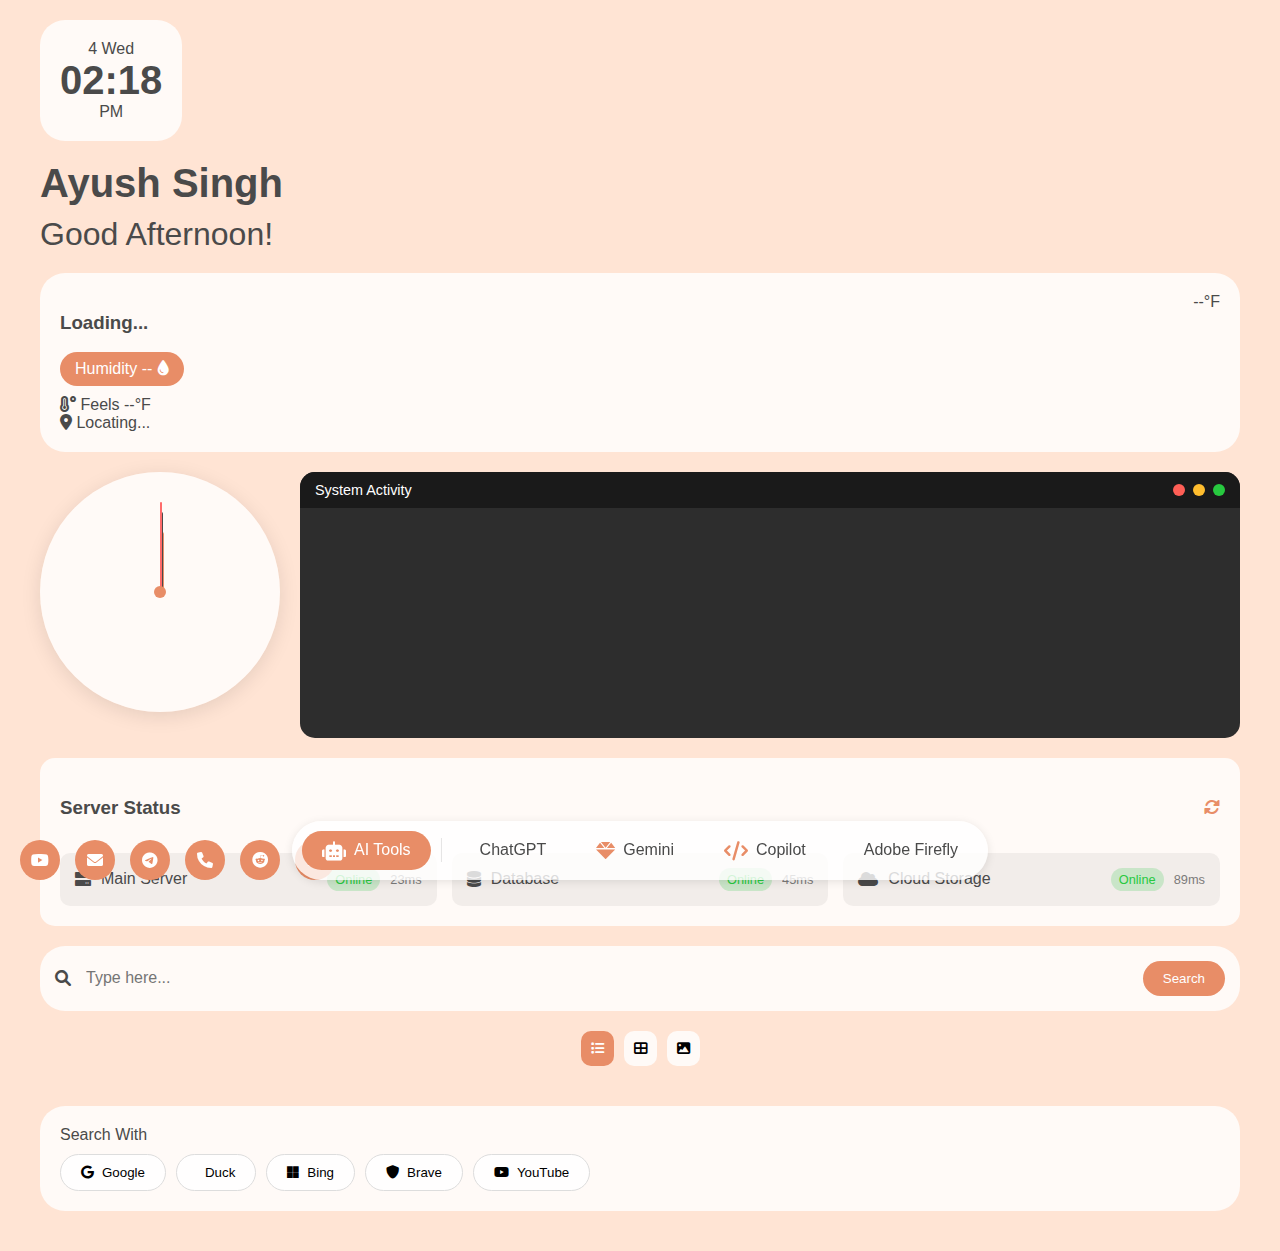
<file: index.html>
<!DOCTYPE html>
<html lang="en">
<head>
    <meta charset="UTF-8">
    <meta name="viewport" content="width=device-width, initial-scale=1.0">
    <title>Dashboard UI</title>
    <link rel="stylesheet" href="styles.css">
    <!-- Font Awesome for icons -->
    <link rel="stylesheet" href="https://cdnjs.cloudflare.com/ajax/libs/font-awesome/6.0.0/css/all.min.css">
</head>
<body>
    <div class="container">
        <!-- Time Section -->
        <div class="time-widget">
            <div class="date">4 Wed</div>
            <div class="time">02:18</div>
            <div class="period">PM</div>
        </div>

        <!-- Add this after the time-widget div -->
        <div class="greeting-widget">
            <h1 class="greeting-name">Ayush Singh</h1>
            <h2 class="greeting-text">Good Afternoon!</h2>
        </div>

        <!-- Weather Widget -->
        <div class="weather-widget">
            <div class="weather-info">
                <h3>Loading...</h3>
                <div class="humidity">
                    <span>Humidity --</span>
                    <i class="fas fa-tint"></i>
                </div>
                <div class="feels-like">
                    <i class="fas fa-temperature-high"></i>
                    <span>Feels --°F</span>
                </div>
                <div class="location">
                    <i class="fas fa-map-marker-alt"></i>
                    <span>Locating...</span>
                </div>
            </div>
            <div class="temperature">--°F</div>
        </div>

        <!-- Add after the weather widget -->
        <div class="clock-terminal-container">
            <!-- Analog Clock -->
            <div class="analog-clock">
                <div class="clock-face">
                    <div class="hand hour-hand"></div>
                    <div class="hand minute-hand"></div>
                    <div class="hand second-hand"></div>
                    <div class="center-dot"></div>
                    <div class="markers">
                        <!-- Clock markers will be added by JS -->
                    </div>
                </div>
            </div>

            <!-- Terminal Activity -->
            <div class="terminal-widget">
                <div class="terminal-header">
                    <span class="terminal-title">System Activity</span>
                    <div class="terminal-controls">
                        <span class="control red"></span>
                        <span class="control yellow"></span>
                        <span class="control green"></span>
                    </div>
                </div>
                <div class="terminal-body">
                    <div class="terminal-content"></div>
                </div>
            </div>
        </div>

        <!-- Server Status -->
        <div class="server-status">
            <div class="status-header">
                <h3>Server Status</h3>
                <span class="refresh-btn">
                    <i class="fas fa-sync-alt"></i>
                </span>
            </div>
            <div class="status-grid">
                <div class="status-item">
                    <i class="fas fa-server"></i>
                    <span class="status-name">Main Server</span>
                    <span class="status-indicator online">Online</span>
                    <span class="status-ping">23ms</span>
                </div>
                <div class="status-item">
                    <i class="fas fa-database"></i>
                    <span class="status-name">Database</span>
                    <span class="status-indicator online">Online</span>
                    <span class="status-ping">45ms</span>
                </div>
                <div class="status-item">
                    <i class="fas fa-cloud"></i>
                    <span class="status-name">Cloud Storage</span>
                    <span class="status-indicator online">Online</span>
                    <span class="status-ping">89ms</span>
                </div>
            </div>
        </div>

        <!-- Search Bar -->
        <div class="search-container">
            <div class="search-bar">
                <i class="fas fa-search"></i>
                <input type="text" placeholder="Type here..." autocomplete="off">
                <button onclick="searchWith('google')">Search</button>
            </div>
        </div>

        <!-- Add after search bar -->
        <div class="view-toggles">
            <button onclick="toggleView('block')" class="view-toggle active">
                <i class="fas fa-list"></i>
            </button>
            <button onclick="toggleView('card')" class="view-toggle">
                <i class="fas fa-th-large"></i>
            </button>
            <button onclick="toggleView('picture')" class="view-toggle">
                <i class="fas fa-image"></i>
            </button>
        </div>

        <div class="search-results block-view"></div>

        <!-- Search Engines -->
        <div class="search-engines">
            <div class="search-label">Search With</div>
            <div class="engine-buttons">
                <button class="google"><i class="fab fa-google"></i> Google</button>
                <button class="duck"><i class="fas fa-duck"></i> Duck</button>
                <button class="bing"><i class="fab fa-microsoft"></i> Bing</button>
                <button class="brave"><i class="fas fa-shield-alt"></i> Brave</button>
                <button class="youtube"><i class="fab fa-youtube"></i> YouTube</button>
            </div>
        </div>

        <!-- Bottom Navigation -->
        <div class="bottom-nav">
            <div class="ai-tools-section">
                <button class="ai-tool-btn active">
                    <i class="fas fa-robot"></i> AI Tools
                </button>
                <div class="ai-tools-divider"></div>
                <button class="ai-tool-btn">
                    <i class="fab fa-openai"></i> ChatGPT
                </button>
                <button class="ai-tool-btn">
                    <i class="fas fa-gem"></i> Gemini
                </button>
                <button class="ai-tool-btn">
                    <i class="fas fa-code"></i> Copilot
                </button>
                <button class="ai-tool-btn">
                    <i class="fab fa-adobe"></i> Adobe Firefly
                </button>
            </div>
            <div class="social-icons">
                <i class="fab fa-youtube"></i>
                <i class="fas fa-envelope"></i>
                <i class="fab fa-telegram"></i>
                <i class="fas fa-phone"></i>
                <i class="fab fa-reddit"></i>
                <i class="fab fa-twitter"></i>
            </div>
        </div>

        <!-- Add this after the existing theme-switcher div -->
        <div class="theme-panel">
            <div class="theme-panel-header">
                <h3>Customize Theme</h3>
                <button class="close-panel">
                    <i class="fas fa-times"></i>
                </button>
            </div>
            
            <div class="theme-options">
                <div class="option-section">
                    <h4>Color Schemes</h4>
                    <div class="color-options">
                        <button class="color-btn active" data-theme="peach" style="background: #e88d67"></button>
                        <button class="color-btn" data-theme="blue" style="background: #64b5f6"></button>
                        <button class="color-btn" data-theme="green" style="background: #81c784"></button>
                        <button class="color-btn" data-theme="purple" style="background: #ba68c8"></button>
                        <button class="color-btn" data-theme="pink" style="background: #f06292"></button>
                        <button class="color-btn" data-theme="orange" style="background: #ffa726"></button>
                    </div>
                </div>

                <div class="option-section">
                    <h4>Style Mode</h4>
                    <div class="style-options">
                        <button class="style-btn active" data-style="light">
                            <i class="fas fa-sun"></i> Light
                        </button>
                        <button class="style-btn" data-style="dark">
                            <i class="fas fa-moon"></i> Dark
                        </button>
                        <button class="style-btn" data-style="auto">
                            <i class="fas fa-magic"></i> Auto
                        </button>
                    </div>
                </div>

                <div class="option-section">
                    <h4>UI Density</h4>
                    <div class="density-options">
                        <button class="density-btn active" data-density="comfortable">Comfortable</button>
                        <button class="density-btn" data-density="compact">Compact</button>
                    </div>
                </div>
            </div>
        </div>
    </div>
    <script src="script.js"></script>
</body>
</html>
</file>
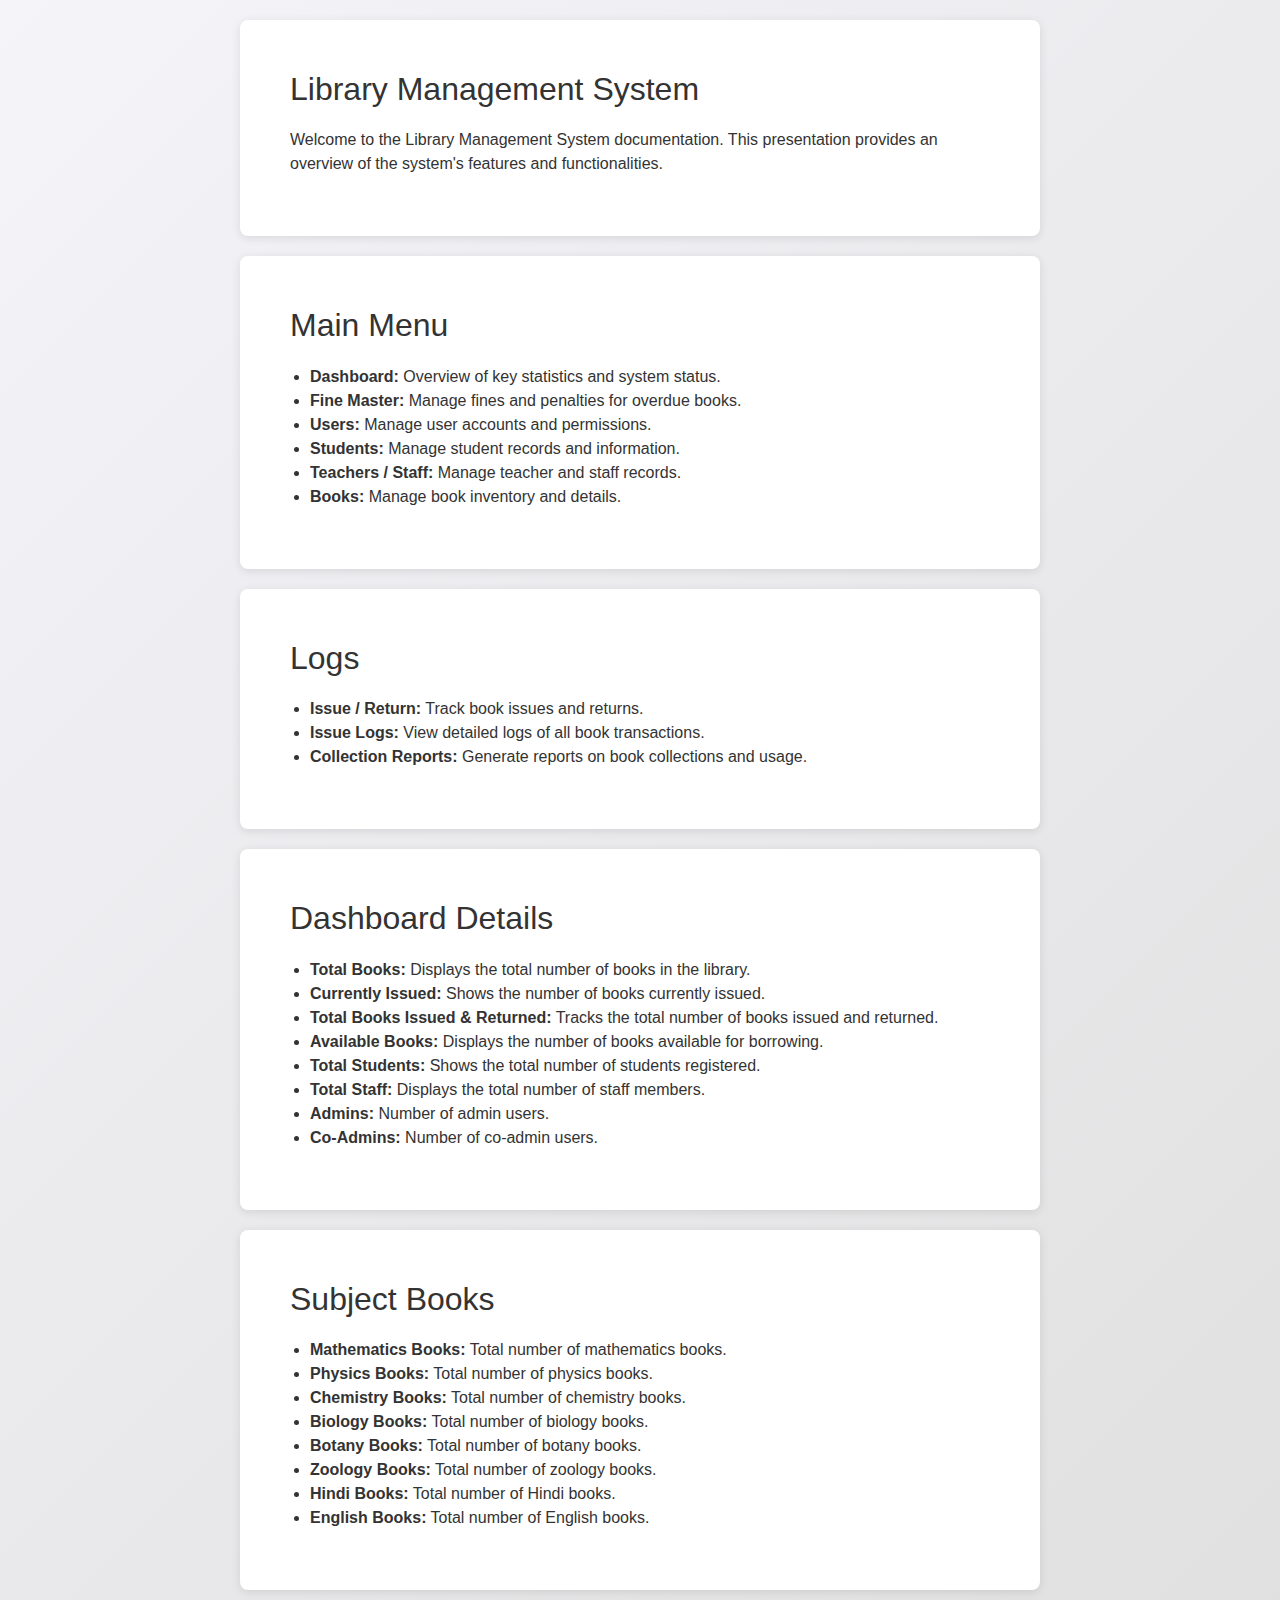
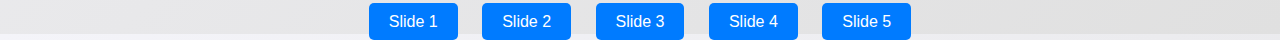
<file: ui/ppt.html>
<!DOCTYPE html>
<html lang="en">
<head>
    <meta charset="UTF-8">
    <meta name="viewport" content="width=device-width, initial-scale=1.0">
    <title>Library Management System Documentation</title>
    <link href="https://cdn.jsdelivr.net/npm/bootstrap@5.3.0/dist/css/bootstrap.min.css" rel="stylesheet">
    <style>
        body {
            font-family: Arial, sans-serif;
            background: linear-gradient(135deg, #f4f4f9, #e0e0e0);
            color: #333;
            overflow-x: hidden;
            scroll-behavior: smooth;
        }
        .slide {
            padding: 50px;
            margin: 20px auto;
            max-width: 800px;
            background: white;
            border-radius: 8px;
            box-shadow: 0 2px 10px rgba(0,0,0,0.1);
        }
        .slide h2 {
            margin-bottom: 20px;
        }
        .slide p, .slide ul {
            margin-bottom: 10px;
        }
        .slide ul {
            list-style-type: disc;
            padding-left: 20px;
        }
        .nav-buttons {
            text-align: center;
            margin-top: 20px;
        }
        .nav-buttons a {
            margin: 0 10px;
            text-decoration: none;
            color: #fff;
            background-color: #007bff;
            padding: 10px 20px;
            border-radius: 5px;
        }
    </style>
</head>
<body>

    <!-- Slide 1: Introduction -->
    <div class="slide" id="slide1">
        <h2>Library Management System</h2>
        <p>Welcome to the Library Management System documentation. This presentation provides an overview of the system's features and functionalities.</p>
    </div>

    <!-- Slide 2: Main Menu -->
    <div class="slide" id="slide2">
        <h2>Main Menu</h2>
        <ul>
            <li><strong>Dashboard:</strong> Overview of key statistics and system status.</li>
            <li><strong>Fine Master:</strong> Manage fines and penalties for overdue books.</li>
            <li><strong>Users:</strong> Manage user accounts and permissions.</li>
            <li><strong>Students:</strong> Manage student records and information.</li>
            <li><strong>Teachers / Staff:</strong> Manage teacher and staff records.</li>
            <li><strong>Books:</strong> Manage book inventory and details.</li>
        </ul>
    </div>

    <!-- Slide 3: Logs -->
    <div class="slide" id="slide3">
        <h2>Logs</h2>
        <ul>
            <li><strong>Issue / Return:</strong> Track book issues and returns.</li>
            <li><strong>Issue Logs:</strong> View detailed logs of all book transactions.</li>
            <li><strong>Collection Reports:</strong> Generate reports on book collections and usage.</li>
        </ul>
    </div>

    <!-- Slide 4: Dashboard Details -->
    <div class="slide" id="slide4">
        <h2>Dashboard Details</h2>
        <ul>
            <li><strong>Total Books:</strong> Displays the total number of books in the library.</li>
            <li><strong>Currently Issued:</strong> Shows the number of books currently issued.</li>
            <li><strong>Total Books Issued & Returned:</strong> Tracks the total number of books issued and returned.</li>
            <li><strong>Available Books:</strong> Displays the number of books available for borrowing.</li>
            <li><strong>Total Students:</strong> Shows the total number of students registered.</li>
            <li><strong>Total Staff:</strong> Displays the total number of staff members.</li>
            <li><strong>Admins:</strong> Number of admin users.</li>
            <li><strong>Co-Admins:</strong> Number of co-admin users.</li>
        </ul>
    </div>

    <!-- Slide 5: Subject Books -->
    <div class="slide" id="slide5">
        <h2>Subject Books</h2>
        <ul>
            <li><strong>Mathematics Books:</strong> Total number of mathematics books.</li>
            <li><strong>Physics Books:</strong> Total number of physics books.</li>
            <li><strong>Chemistry Books:</strong> Total number of chemistry books.</li>
            <li><strong>Biology Books:</strong> Total number of biology books.</li>
            <li><strong>Botany Books:</strong> Total number of botany books.</li>
            <li><strong>Zoology Books:</strong> Total number of zoology books.</li>
            <li><strong>Hindi Books:</strong> Total number of Hindi books.</li>
            <li><strong>English Books:</strong> Total number of English books.</li>
        </ul>
    </div>

    <!-- Navigation Buttons -->
    <div class="nav-buttons">
        <a href="#slide1">Slide 1</a>
        <a href="#slide2">Slide 2</a>
        <a href="#slide3">Slide 3</a>
        <a href="#slide4">Slide 4</a>
        <a href="#slide5">Slide 5</a>
    </div>

</body>
</html>
</file>
<file: styles.css>
:root {
    --primary-bg: #ffe4d4;
    --widget-bg: rgba(255, 255, 255, 0.8);
    --accent-color: #e88d67;
    --text-color: #4a4a4a;
}

body {
    margin: 0;
    padding: 0;
    font-family: 'Segoe UI', sans-serif;
    background-color: var(--primary-bg);
    color: var(--text-color);
    transition: all 0.3s ease;
}

.container {
    max-width: 1200px;
    margin: 0 auto;
    padding: 20px;
}

/* Time Widget */
.time-widget {
    background: var(--widget-bg);
    padding: 20px;
    border-radius: 25px;
    display: inline-block;
    text-align: center;
}

.time {
    font-size: 2.5em;
    font-weight: bold;
}

/* Weather Widget */
.weather-widget {
    background: var(--widget-bg);
    padding: 20px;
    border-radius: 25px;
    margin: 20px 0;
    display: flex;
    justify-content: space-between;
}

.humidity {
    background: var(--accent-color);
    color: white;
    padding: 8px 15px;
    border-radius: 20px;
    margin: 10px 0;
}

/* Search Bar */
.search-container {
    margin: 20px 0;
}

.search-bar {
    background: var(--widget-bg);
    padding: 15px;
    border-radius: 25px;
    display: flex;
    align-items: center;
    position: relative;
}

.search-bar input {
    border: none;
    background: none;
    flex: 1;
    padding: 0 15px;
    font-size: 16px;
}

.search-bar button {
    background: var(--accent-color);
    color: white;
    border: none;
    padding: 10px 20px;
    border-radius: 20px;
    cursor: pointer;
}

/* Search Engines */
.search-engines {
    background: var(--widget-bg);
    padding: 20px;
    border-radius: 25px;
    margin: 20px 0;
}

.engine-buttons {
    display: flex;
    flex-wrap: wrap;
    gap: 10px;
    margin-top: 10px;
}

.engine-buttons button {
    background: var(--widget-bg);
    border: 1px solid #ddd;
    padding: 10px 20px;
    border-radius: 20px;
    cursor: pointer;
    display: flex;
    align-items: center;
    gap: 8px;
}

/* Bottom Navigation */
.bottom-nav {
    position: fixed;
    bottom: 20px;
    left: 0;
    right: 0;
    display: flex;
    justify-content: space-between;
    padding: 0 20px;
}

.social-icons {
    display: flex;
    gap: 15px;
}

.social-icons i {
    background: var(--accent-color);
    color: white;
    width: 40px;
    height: 40px;
    border-radius: 50%;
    display: flex;
    align-items: center;
    justify-content: center;
    cursor: pointer;
}

.ai-tools {
    background: var(--widget-bg);
    border: none;
    padding: 10px 20px;
    border-radius: 20px;
    cursor: pointer;
}

/* Responsive Design */
@media (max-width: 768px) {
    .engine-buttons {
        flex-direction: column;
    }
    
    .bottom-nav {
        flex-direction: column;
        gap: 20px;
        align-items: center;
    }
}

/* Add to your existing CSS */
.weather-widget.loading {
    opacity: 0.7;
}

.weather-widget .weather-info h3:empty::after {
    content: 'Loading...';
    color: #666;
}

.greeting-widget {
    margin: 20px 0;
    text-align: left;
}

.greeting-name {
    font-size: 2.5em;
    margin: 0;
    color: var(--text-color);
    font-weight: 600;
}

.greeting-text {
    font-size: 2em;
    margin: 10px 0;
    color: var(--text-color);
    font-weight: 500;
}

/* Replace the AI tools styles with these */
.ai-tools-section {
    position: fixed;
    bottom: 20px;
    left: 50%;
    transform: translateX(-50%);
    display: flex;
    align-items: center;
    gap: 10px;
    background: var(--widget-bg);
    padding: 10px;
    border-radius: 30px;
    box-shadow: 0 2px 10px rgba(0, 0, 0, 0.1);
}

.ai-tool-btn {
    display: flex;
    align-items: center;
    gap: 8px;
    padding: 10px 20px;
    border: none;
    background: transparent;
    color: var(--text-color);
    font-size: 1rem;
    border-radius: 20px;
    cursor: pointer;
    transition: all 0.3s ease;
    white-space: nowrap;
}

.ai-tool-btn i {
    font-size: 1.2rem;
    color: var(--accent-color);
}

.ai-tool-btn:hover {
    background: rgba(232, 141, 103, 0.1);
}

.ai-tool-btn.active {
    background: var(--accent-color);
    color: white;
}

.ai-tool-btn.active i {
    color: white;
}

.ai-tools-divider {
    width: 1px;
    height: 24px;
    background: rgba(0, 0, 0, 0.1);
}

/* Responsive styles */
@media (max-width: 768px) {
    .ai-tools-section {
        overflow-x: auto;
        max-width: 90vw;
        -ms-overflow-style: none;  /* IE and Edge */
        scrollbar-width: none;  /* Firefox */
    }
    
    .ai-tools-section::-webkit-scrollbar {
        display: none;  /* Chrome, Safari and Opera */
    }
}

/* View Toggles */
.view-toggles {
    display: flex;
    gap: 10px;
    margin: 20px 0;
    justify-content: center;
}

.view-toggle {
    background: var(--widget-bg);
    border: none;
    padding: 10px;
    border-radius: 10px;
    cursor: pointer;
    transition: all 0.3s;
}

.view-toggle.active {
    background: var(--accent-color);
    color: white;
}

/* Search Results Containers */
.search-results {
    display: grid;
    gap: 20px;
    margin: 20px 0;
}

.block-view {
    grid-template-columns: 1fr;
}

.card-view {
    grid-template-columns: repeat(auto-fill, minmax(300px, 1fr));
}

.picture-view {
    grid-template-columns: repeat(auto-fill, minmax(200px, 1fr));
}

/* Result Styles */
.result-block {
    background: var(--widget-bg);
    padding: 20px;
    border-radius: 15px;
}

.result-card {
    background: var(--widget-bg);
    border-radius: 15px;
    overflow: hidden;
}

.result-picture {
    position: relative;
    aspect-ratio: 1;
    overflow: hidden;
    border-radius: 15px;
}

.result-picture img {
    width: 100%;
    height: 100%;
    object-fit: cover;
}

.picture-overlay {
    position: absolute;
    bottom: 0;
    left: 0;
    right: 0;
    background: rgba(0,0,0,0.5);
    color: white;
    padding: 10px;
}

/* Loading State */
.loader {
    text-align: center;
    padding: 20px;
    display: none;
}

.loader.active {
    display: block;
}

/* Search Suggestions Styles */
.search-suggestions {
    position: absolute;
    top: 100%;
    left: 0;
    right: 0;
    background: var(--widget-bg);
    border-radius: 15px;
    margin-top: 10px;
    padding: 15px;
    box-shadow: 0 4px 20px rgba(0,0,0,0.1);
    display: none;
    z-index: 1000;
}

.trending-section h3 {
    margin: 0 0 10px 0;
    font-size: 0.9em;
    color: var(--text-color);
    opacity: 0.7;
}

.trending-topics {
    display: flex;
    flex-wrap: wrap;
    gap: 8px;
}

.trending-topic {
    background: rgba(232, 141, 103, 0.1);
    border: none;
    padding: 8px 15px;
    border-radius: 20px;
    cursor: pointer;
    font-size: 0.9em;
    color: var(--text-color);
    display: flex;
    align-items: center;
    gap: 5px;
    transition: all 0.2s;
}

.trending-topic:hover {
    background: var(--accent-color);
    color: white;
}

.suggestion-item {
    padding: 10px;
    cursor: pointer;
    display: flex;
    align-items: center;
    gap: 10px;
    border-radius: 8px;
}

.suggestion-item:hover {
    background: rgba(232, 141, 103, 0.1);
}

.suggestion-item i {
    color: var(--accent-color);
    font-size: 0.9em;
}

/* Make search bar container relative for suggestions positioning */
.search-bar {
    position: relative;
}

/* Add these theme variables */
.theme-peach {
    --primary-bg: #ffe4d4;
    --widget-bg: rgba(255, 255, 255, 0.8);
    --accent-color: #e88d67;
    --text-color: #4a4a4a;
}

.theme-blue {
    --primary-bg: #e3f2fd;
    --widget-bg: rgba(255, 255, 255, 0.8);
    --accent-color: #64b5f6;
    --text-color: #37474f;
}

.theme-green {
    --primary-bg: #e8f5e9;
    --widget-bg: rgba(255, 255, 255, 0.8);
    --accent-color: #81c784;
    --text-color: #2e7d32;
}

.theme-purple {
    --primary-bg: #f3e5f5;
    --widget-bg: rgba(255, 255, 255, 0.8);
    --accent-color: #ba68c8;
    --text-color: #4a148c;
}

/* Theme Switcher Styles */
.theme-switcher {
    position: fixed;
    top: 20px;
    right: 70px;
    display: flex;
    gap: 10px;
    background: var(--widget-bg);
    padding: 10px;
    border-radius: 30px;
    box-shadow: 0 2px 10px rgba(0, 0, 0, 0.1);
}

.theme-btn {
    width: 30px;
    height: 30px;
    border: none;
    border-radius: 50%;
    cursor: pointer;
    display: flex;
    align-items: center;
    justify-content: center;
    transition: all 0.3s ease;
}

.theme-btn[data-theme="peach"] { background: #e88d67; }
.theme-btn[data-theme="blue"] { background: #64b5f6; }
.theme-btn[data-theme="green"] { background: #81c784; }
.theme-btn[data-theme="purple"] { background: #ba68c8; }

.theme-btn.active {
    transform: scale(1.2);
    box-shadow: 0 0 10px rgba(0, 0, 0, 0.2);
}

/* Settings Button */
.settings-btn {
    position: fixed;
    top: 20px;
    right: 20px;
    width: 40px;
    height: 40px;
    border: none;
    border-radius: 50%;
    background: var(--widget-bg);
    color: var(--text-color);
    cursor: pointer;
    display: flex;
    align-items: center;
    justify-content: center;
    box-shadow: 0 2px 10px rgba(0, 0, 0, 0.1);
    transition: all 0.3s ease;
}

.settings-btn:hover {
    background: var(--accent-color);
    color: white;
}

/* Add smooth transitions for theme changes */
body {
    transition: all 0.3s ease;
}

/* Update existing widget styles with new variables */
/* ... (keep existing styles but update colors to use CSS variables) ... */

/* Add these new theme variables */
/* Light Themes */
.theme-peach.light {
    --primary-bg: #ffe4d4;
    --widget-bg: rgba(255, 255, 255, 0.8);
    --accent-color: #e88d67;
    --text-color: #4a4a4a;
}

.theme-blue.light {
    --primary-bg: #e3f2fd;
    --widget-bg: rgba(255, 255, 255, 0.8);
    --accent-color: #64b5f6;
    --text-color: #37474f;
}

/* Dark Themes */
.theme-peach.dark {
    --primary-bg: #2d2d2d;
    --widget-bg: rgba(45, 45, 45, 0.8);
    --accent-color: #e88d67;
    --text-color: #ffffff;
}

.theme-blue.dark {
    --primary-bg: #1a237e;
    --widget-bg: rgba(26, 35, 126, 0.8);
    --accent-color: #64b5f6;
    --text-color: #ffffff;
}

/* Theme Panel Styles */
.theme-panel {
    position: fixed;
    top: 20px;
    right: -300px;
    width: 280px;
    background: var(--widget-bg);
    border-radius: 15px;
    box-shadow: 0 2px 20px rgba(0, 0, 0, 0.1);
    transition: right 0.3s ease;
    z-index: 1000;
}

.theme-panel.active {
    right: 20px;
}

.theme-panel-header {
    display: flex;
    justify-content: space-between;
    align-items: center;
    padding: 15px 20px;
    border-bottom: 1px solid rgba(0, 0, 0, 0.1);
}

.theme-panel-header h3 {
    margin: 0;
    font-size: 1.1em;
    color: var(--text-color);
}

.close-panel {
    background: none;
    border: none;
    color: var(--text-color);
    cursor: pointer;
    padding: 5px;
}

.theme-options {
    padding: 20px;
}

.option-section {
    margin-bottom: 20px;
}

.option-section h4 {
    margin: 0 0 10px 0;
    font-size: 0.9em;
    color: var(--text-color);
    opacity: 0.7;
}

.color-options {
    display: grid;
    grid-template-columns: repeat(3, 1fr);
    gap: 10px;
}

.color-btn {
    width: 40px;
    height: 40px;
    border: none;
    border-radius: 50%;
    cursor: pointer;
    transition: transform 0.2s;
}

.color-btn.active {
    transform: scale(1.2);
    box-shadow: 0 0 10px rgba(0, 0, 0, 0.2);
}

.style-options, .density-options {
    display: flex;
    gap: 10px;
}

/* Analog Clock Styles */
.clock-terminal-container {
    display: grid;
    grid-template-columns: auto 1fr;
    gap: 20px;
    margin: 20px 0;
}

.analog-clock {
    width: 200px;
    height: 200px;
    background: var(--widget-bg);
    border-radius: 50%;
    padding: 20px;
    box-shadow: 0 4px 20px rgba(0,0,0,0.1);
    position: relative;
}

.clock-face {
    width: 100%;
    height: 100%;
    position: relative;
}

.hand {
    position: absolute;
    bottom: 50%;
    left: 50%;
    transform-origin: 50% 100%;
    background: var(--text-color);
    border-radius: 4px;
}

.hour-hand {
    width: 4px;
    height: 30%;
    background: var(--accent-color);
}

.minute-hand {
    width: 3px;
    height: 40%;
}

.second-hand {
    width: 2px;
    height: 45%;
    background: #ff6b6b;
}

.center-dot {
    position: absolute;
    top: 50%;
    left: 50%;
    width: 12px;
    height: 12px;
    border-radius: 50%;
    background: var(--accent-color);
    transform: translate(-50%, -50%);
}

/* Terminal Styles */
.terminal-widget {
    background: #2d2d2d;
    border-radius: 15px;
    overflow: hidden;
}

.terminal-header {
    background: #1a1a1a;
    padding: 10px 15px;
    display: flex;
    justify-content: space-between;
    align-items: center;
}

.terminal-title {
    color: #fff;
    font-size: 0.9em;
}

.terminal-controls {
    display: flex;
    gap: 8px;
}

.control {
    width: 12px;
    height: 12px;
    border-radius: 50%;
}

.control.red { background: #ff5f56; }
.control.yellow { background: #ffbd2e; }
.control.green { background: #27c93f; }

.terminal-body {
    height: 200px;
    padding: 15px;
    overflow-y: auto;
}

.terminal-content {
    color: #fff;
    font-family: monospace;
    font-size: 0.9em;
    line-height: 1.5;
}

/* Server Status Styles */
.server-status {
    background: var(--widget-bg);
    border-radius: 15px;
    padding: 20px;
    margin: 20px 0;
}

.status-header {
    display: flex;
    justify-content: space-between;
    align-items: center;
    margin-bottom: 15px;
}

.refresh-btn {
    cursor: pointer;
    color: var(--accent-color);
    transition: transform 0.3s;
}

.refresh-btn:hover {
    transform: rotate(180deg);
}

.status-grid {
    display: grid;
    grid-template-columns: repeat(auto-fit, minmax(250px, 1fr));
    gap: 15px;
}

.status-item {
    display: grid;
    grid-template-columns: auto 1fr auto auto;
    align-items: center;
    gap: 10px;
    padding: 15px;
    background: rgba(0,0,0,0.05);
    border-radius: 10px;
}

.status-indicator {
    padding: 4px 8px;
    border-radius: 12px;
    font-size: 0.8em;
}

.status-indicator.online {
    background: #27c93f33;
    color: #27c93f;
}

.status-ping {
    font-size: 0.8em;
    color: var(--text-color);
    opacity: 0.7;
}
</file>
